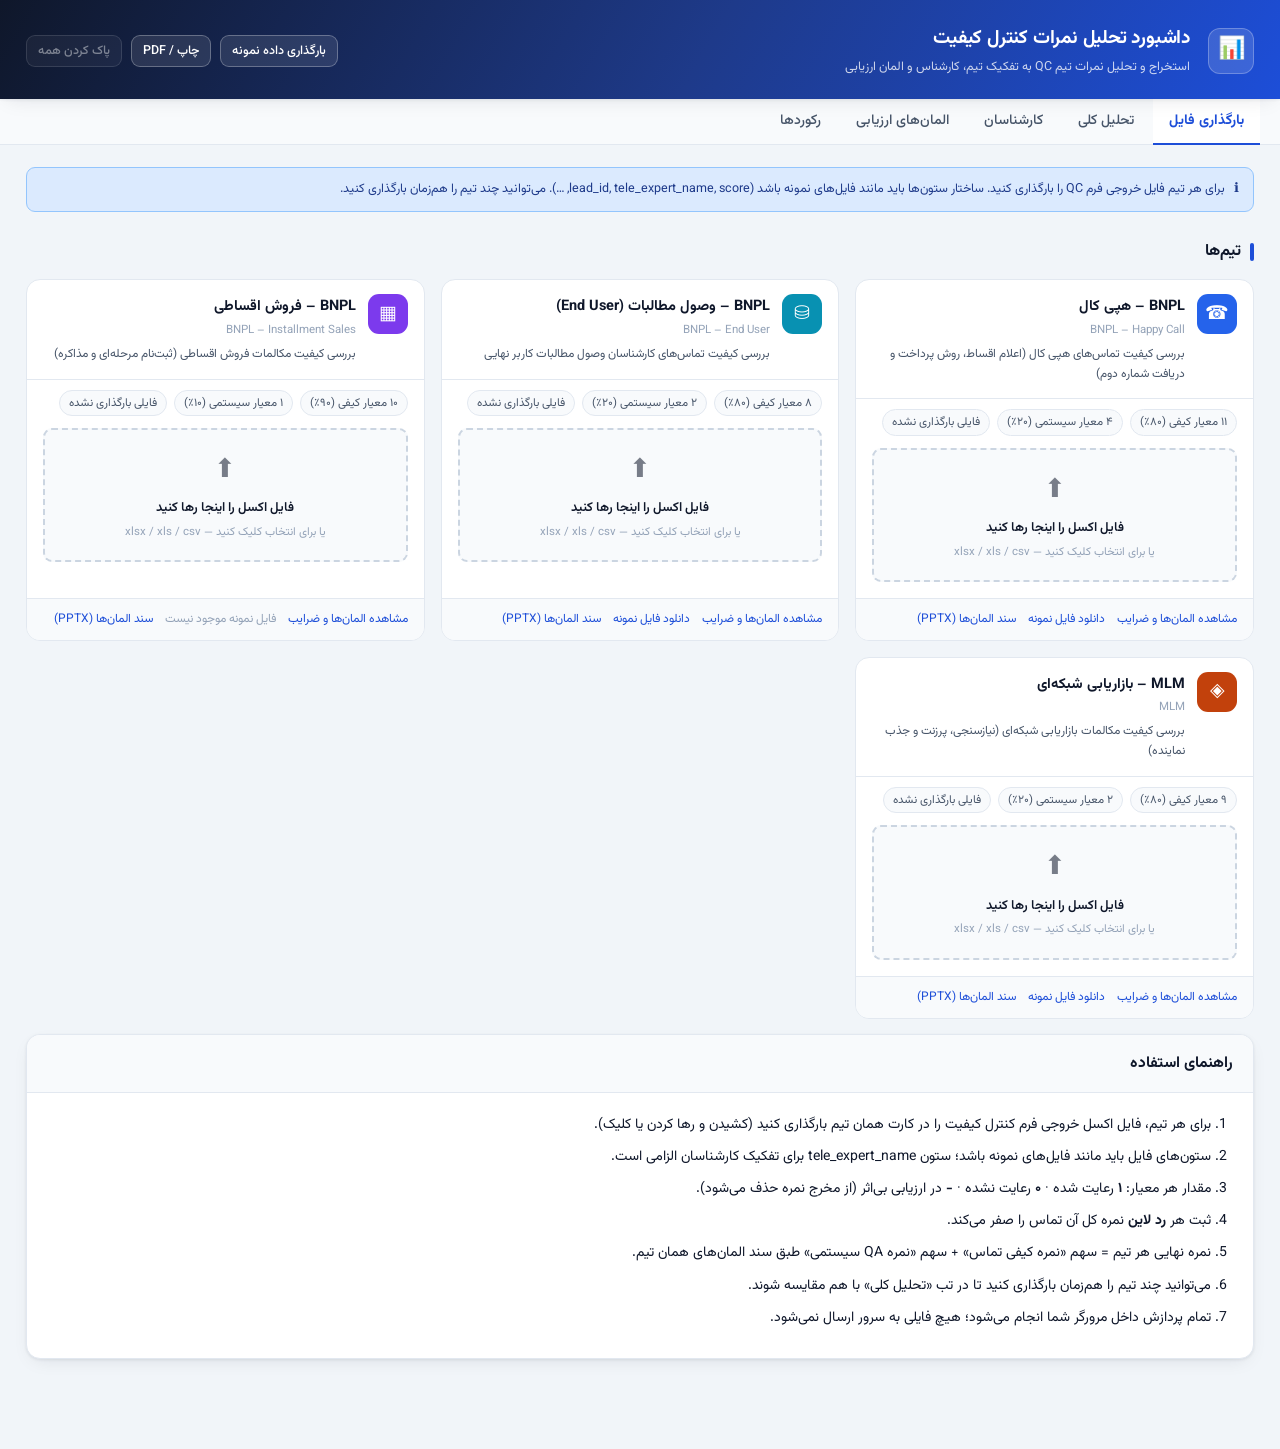
<file: index.html>
<!DOCTYPE html>
<html lang="fa" dir="rtl">
<head>
<meta charset="utf-8">
<meta name="viewport" content="width=device-width, initial-scale=1">
<title>داشبورد تحلیل نمرات کنترل کیفیت</title>
<link rel="stylesheet" href="assets/css/style.css">
<link rel="icon" href="data:image/svg+xml,<svg xmlns='http://www.w3.org/2000/svg' viewBox='0 0 100 100'><text y='.9em' font-size='90'>📊</text></svg>">
</head>
<body>

<header class="app-header">
  <div class="wrap">
    <div class="logo">📊</div>
    <div>
      <h1>داشبورد تحلیل نمرات کنترل کیفیت</h1>
      <p>استخراج و تحلیل نمرات تیم QC به تفکیک تیم، کارشناس و المان ارزیابی <span id="global-count" style="opacity:.75"></span></p>
    </div>
    <div class="header-actions">
      <button class="btn btn-ghost btn-sm" id="btn-samples">بارگذاری داده نمونه</button>
      <button class="btn btn-ghost btn-sm" id="btn-print">چاپ / PDF</button>
      <button class="btn btn-ghost btn-sm" id="btn-reset" disabled>پاک کردن همه</button>
    </div>
  </div>
</header>

<nav class="tabs" role="tablist" style="max-width:1500px;margin:0 auto;">
  <button class="tab active" data-tab="upload"   role="tab">بارگذاری فایل</button>
  <button class="tab"        data-tab="overview" role="tab">تحلیل کلی</button>
  <button class="tab"        data-tab="experts"  role="tab">کارشناسان</button>
  <button class="tab"        data-tab="criteria" role="tab">المان‌های ارزیابی</button>
  <button class="tab"        data-tab="records"  role="tab">رکوردها</button>
</nav>

<main>

  <!-- فیلترها -->
  <div class="card hidden" id="filters-card">
    <div class="card-head"><h2>فیلترها</h2><span class="sub">نتایج همه تب‌ها بر اساس این فیلترها محاسبه می‌شود</span></div>
    <div class="card-body"><div class="filters" id="filters"></div></div>
  </div>

  <!-- تب: بارگذاری -->
  <section class="tab-panel" id="tab-upload" role="tabpanel">
    <div id="upload-summary"></div>
    <div class="section-title">تیم‌ها</div>
    <div class="teams-grid" id="teams-grid"></div>

    <div class="card mt">
      <div class="card-head"><h2>راهنمای استفاده</h2></div>
      <div class="card-body">
        <ol class="tips" style="padding-inline-start:22px">
          <li>برای هر تیم، فایل اکسل خروجی فرم کنترل کیفیت را در کارت همان تیم بارگذاری کنید (کشیدن و رها کردن یا کلیک).</li>
          <li>ستون‌های فایل باید مانند فایل‌های نمونه باشد؛ ستون <span class="mono">tele_expert_name</span> برای تفکیک کارشناسان الزامی است.</li>
          <li>مقدار هر معیار: <b>۱</b> رعایت شده · <b>۰</b> رعایت نشده · <b>−</b> در ارزیابی بی‌اثر (از مخرج نمره حذف می‌شود).</li>
          <li>ثبت هر <b>رد لاین</b> نمره کل آن تماس را صفر می‌کند.</li>
          <li>نمره نهایی هر تیم = سهم «نمره کیفی تماس» + سهم «نمره QA سیستمی» طبق سند المان‌های همان تیم.</li>
          <li>می‌توانید چند تیم را هم‌زمان بارگذاری کنید تا در تب «تحلیل کلی» با هم مقایسه شوند.</li>
          <li>تمام پردازش داخل مرورگر شما انجام می‌شود؛ هیچ فایلی به سرور ارسال نمی‌شود.</li>
        </ol>
      </div>
    </div>
  </section>

  <!-- تب: تحلیل کلی -->
  <section class="tab-panel hidden" id="tab-overview" role="tabpanel"></section>

  <!-- تب: کارشناسان -->
  <section class="tab-panel hidden" id="tab-experts" role="tabpanel"></section>

  <!-- تب: معیارها -->
  <section class="tab-panel hidden" id="tab-criteria" role="tabpanel"></section>

  <!-- تب: رکوردها -->
  <section class="tab-panel hidden" id="tab-records" role="tabpanel"></section>

</main>

<script src="assets/vendor/xlsx.full.min.js"></script>
<script src="assets/vendor/chart.umd.js"></script>
<script src="assets/js/teams.js"></script>
<script src="assets/js/analyzer.js"></script>
<script src="assets/js/app.js"></script>
</body>
</html>
</file>
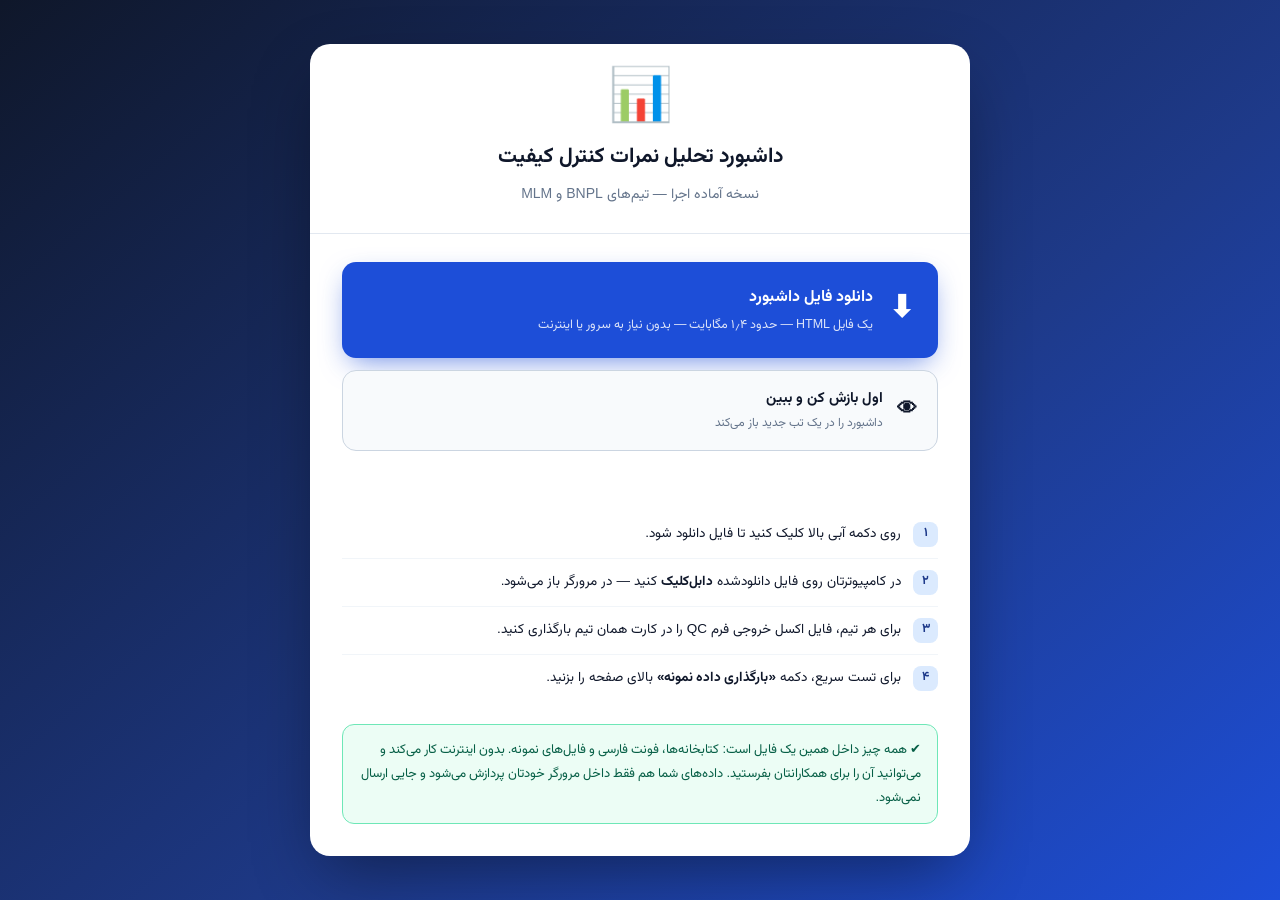
<file: download.html>
<!DOCTYPE html>
<html lang="fa" dir="rtl">
<head>
<meta charset="utf-8">
<meta name="viewport" content="width=device-width, initial-scale=1">
<title>دانلود داشبورد کنترل کیفیت</title>
<style>
  @font-face { font-family: Vazirmatn; font-weight: 400; font-display: swap;
    src: url('assets/fonts/vazirmatn-arabic-400-normal.woff2') format('woff2'); }
  @font-face { font-family: Vazirmatn; font-weight: 700; font-display: swap;
    src: url('assets/fonts/vazirmatn-arabic-700-normal.woff2') format('woff2'); }

  * { box-sizing: border-box; }
  body {
    margin: 0; min-height: 100vh; display: grid; place-items: center; padding: 30px 20px;
    background: linear-gradient(140deg, #0f172a 0%, #1e3a8a 60%, #1d4ed8 100%);
    font-family: Vazirmatn, 'Segoe UI', Tahoma, sans-serif;
    color: #0f172a; line-height: 1.85;
  }
  .card {
    background: #fff; border-radius: 20px; max-width: 660px; width: 100%;
    box-shadow: 0 25px 70px -15px rgba(0,0,0,.45); overflow: hidden;
  }
  .head { padding: 30px 32px 24px; border-bottom: 1px solid #e2e8f0; text-align: center; }
  .head .icon { font-size: 52px; line-height: 1; }
  h1 { margin: 12px 0 6px; font-size: 21px; }
  .head p { margin: 0; color: #64748b; font-size: 14px; }
  .body { padding: 28px 32px 32px; }

  .dl {
    display: flex; align-items: center; gap: 16px; width: 100%;
    background: #1d4ed8; color: #fff; border: 0; border-radius: 14px;
    padding: 20px 24px; font-size: 16px; font-weight: 700; cursor: pointer;
    font-family: inherit; text-decoration: none; transition: .18s;
    box-shadow: 0 10px 28px -8px rgba(29,78,216,.65);
  }
  .dl:hover { background: #1e40af; transform: translateY(-2px); }
  .dl .big { font-size: 30px; }
  .dl .sub { font-weight: 400; font-size: 12.5px; opacity: .85; display: block; margin-top: 1px; }
  .dl .grow { flex: 1; text-align: right; }

  .alt {
    display: flex; align-items: center; gap: 14px; width: 100%; margin-top: 12px;
    background: #f8fafc; color: #0f172a; border: 1px solid #cbd5e1; border-radius: 14px;
    padding: 15px 20px; font-size: 14.5px; font-weight: 600; cursor: pointer;
    font-family: inherit; text-decoration: none; transition: .18s;
  }
  .alt:hover { border-color: #1d4ed8; color: #1d4ed8; background: #eff6ff; }
  .alt .grow { flex: 1; text-align: right; }
  .alt .sub { font-weight: 400; font-size: 12px; color: #64748b; display: block; }

  .steps { margin: 26px 0 0; padding: 0; list-style: none; }
  .steps li {
    display: flex; gap: 12px; padding: 11px 0; border-top: 1px solid #f1f5f9; font-size: 13.5px;
  }
  .steps li:first-child { border-top: 0; }
  .steps .n {
    flex: none; width: 25px; height: 25px; border-radius: 8px; background: #dbeafe; color: #1e3a8a;
    display: grid; place-items: center; font-weight: 700; font-size: 12.5px;
  }
  .note {
    margin-top: 22px; padding: 13px 16px; background: #ecfdf5; border: 1px solid #6ee7b7;
    border-radius: 12px; color: #065f46; font-size: 13px;
  }
  code {
    background: #f1f5f9; padding: 2px 7px; border-radius: 6px;
    font-family: ui-monospace, Menlo, Consolas, monospace; font-size: 12.5px; direction: ltr;
    display: inline-block;
  }
  #status { margin-top: 14px; font-size: 13px; text-align: center; min-height: 20px; color: #059669; font-weight: 600; }
</style>
</head>
<body>
<div class="card">
  <div class="head">
    <div class="icon">📊</div>
    <h1>داشبورد تحلیل نمرات کنترل کیفیت</h1>
    <p>نسخه آماده اجرا — تیم‌های BNPL و MLM</p>
  </div>

  <div class="body">
    <a class="dl" id="btn-main" href="get" download="qc-dashboard.html">
      <span class="big">⬇</span>
      <span class="grow">
        دانلود فایل داشبورد
        <span class="sub">یک فایل HTML — حدود ۱٫۴ مگابایت — بدون نیاز به سرور یا اینترنت</span>
      </span>
    </a>

    <a class="alt" href="qc-dashboard.html" target="_blank">
      <span style="font-size:20px">👁</span>
      <span class="grow">
        اول بازش کن و ببین
        <span class="sub">داشبورد را در یک تب جدید باز می‌کند</span>
      </span>
    </a>

    <div id="status"></div>

    <ol class="steps">
      <li><span class="n">۱</span><span>روی دکمه آبی بالا کلیک کنید تا فایل دانلود شود.</span></li>
      <li><span class="n">۲</span><span>در کامپیوترتان روی فایل دانلودشده <b>دابل‌کلیک</b> کنید — در مرورگر باز می‌شود.</span></li>
      <li><span class="n">۳</span><span>برای هر تیم، فایل اکسل خروجی فرم QC را در کارت همان تیم بارگذاری کنید.</span></li>
      <li><span class="n">۴</span><span>برای تست سریع، دکمه <b>«بارگذاری داده نمونه»</b> بالای صفحه را بزنید.</span></li>
    </ol>

    <div class="note">
      ✔ همه چیز داخل همین یک فایل است: کتابخانه‌ها، فونت فارسی و فایل‌های نمونه.
      بدون اینترنت کار می‌کند و می‌توانید آن را برای همکارانتان بفرستید.
      داده‌های شما هم فقط داخل مرورگر خودتان پردازش می‌شود و جایی ارسال نمی‌شود.
    </div>
  </div>
</div>

<script>
document.getElementById('btn-main').addEventListener('click', function () {
  document.getElementById('status').textContent = '✔ دانلود شروع شد — پوشه Downloads را ببینید.';
});
</script>
</body>
</html>
</file>
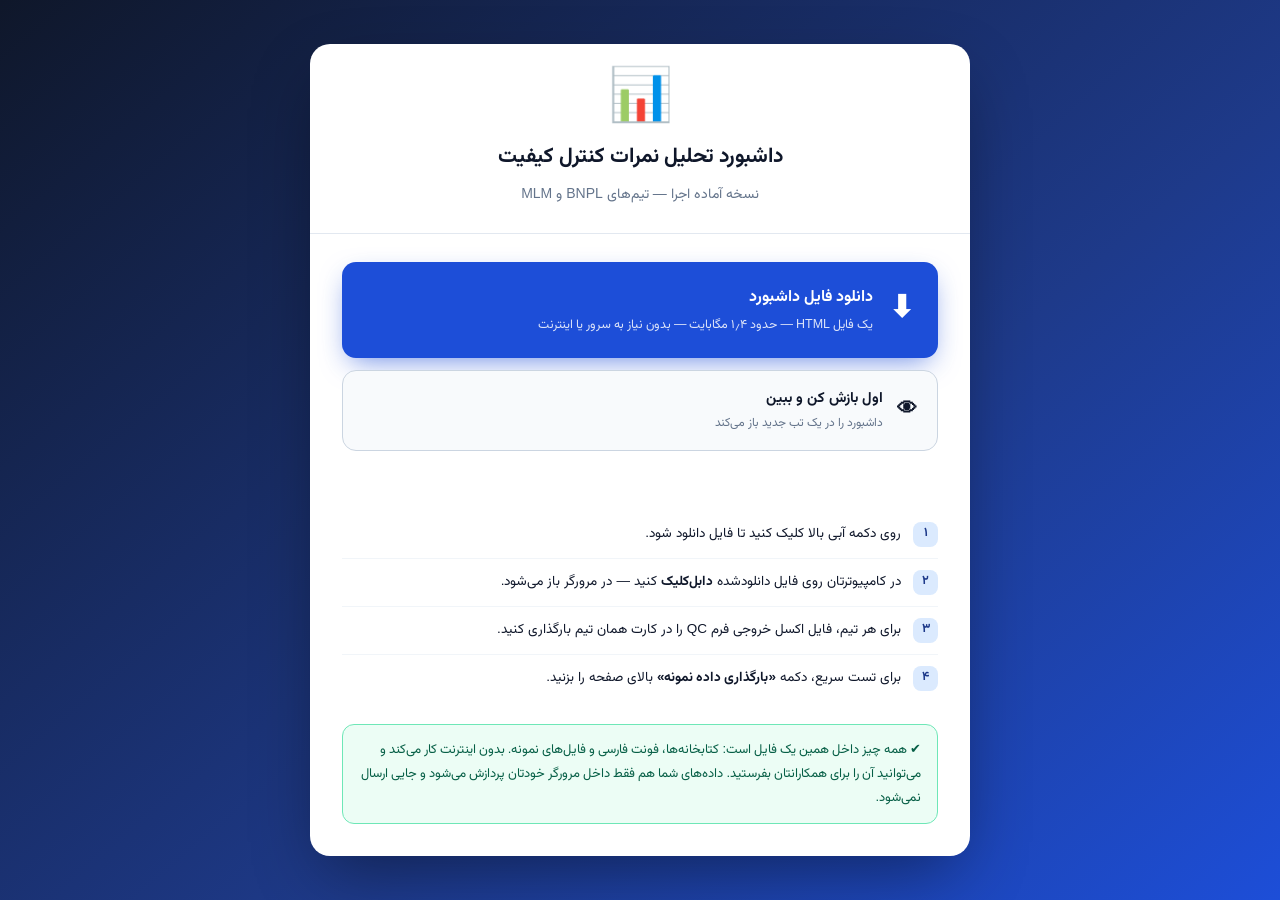
<file: دانلود.html>
<!DOCTYPE html>
<html lang="fa" dir="rtl">
<head>
<meta charset="utf-8">
<meta name="viewport" content="width=device-width, initial-scale=1">
<title>دانلود داشبورد کنترل کیفیت</title>
<style>
  @font-face { font-family: Vazirmatn; font-weight: 400; font-display: swap;
    src: url('assets/fonts/vazirmatn-arabic-400-normal.woff2') format('woff2'); }
  @font-face { font-family: Vazirmatn; font-weight: 700; font-display: swap;
    src: url('assets/fonts/vazirmatn-arabic-700-normal.woff2') format('woff2'); }

  * { box-sizing: border-box; }
  body {
    margin: 0; min-height: 100vh; display: grid; place-items: center; padding: 30px 20px;
    background: linear-gradient(140deg, #0f172a 0%, #1e3a8a 60%, #1d4ed8 100%);
    font-family: Vazirmatn, 'Segoe UI', Tahoma, sans-serif;
    color: #0f172a; line-height: 1.85;
  }
  .card {
    background: #fff; border-radius: 20px; max-width: 660px; width: 100%;
    box-shadow: 0 25px 70px -15px rgba(0,0,0,.45); overflow: hidden;
  }
  .head { padding: 30px 32px 24px; border-bottom: 1px solid #e2e8f0; text-align: center; }
  .head .icon { font-size: 52px; line-height: 1; }
  h1 { margin: 12px 0 6px; font-size: 21px; }
  .head p { margin: 0; color: #64748b; font-size: 14px; }
  .body { padding: 28px 32px 32px; }

  .dl {
    display: flex; align-items: center; gap: 16px; width: 100%;
    background: #1d4ed8; color: #fff; border: 0; border-radius: 14px;
    padding: 20px 24px; font-size: 16px; font-weight: 700; cursor: pointer;
    font-family: inherit; text-decoration: none; transition: .18s;
    box-shadow: 0 10px 28px -8px rgba(29,78,216,.65);
  }
  .dl:hover { background: #1e40af; transform: translateY(-2px); }
  .dl .big { font-size: 30px; }
  .dl .sub { font-weight: 400; font-size: 12.5px; opacity: .85; display: block; margin-top: 1px; }
  .dl .grow { flex: 1; text-align: right; }

  .alt {
    display: flex; align-items: center; gap: 14px; width: 100%; margin-top: 12px;
    background: #f8fafc; color: #0f172a; border: 1px solid #cbd5e1; border-radius: 14px;
    padding: 15px 20px; font-size: 14.5px; font-weight: 600; cursor: pointer;
    font-family: inherit; text-decoration: none; transition: .18s;
  }
  .alt:hover { border-color: #1d4ed8; color: #1d4ed8; background: #eff6ff; }
  .alt .grow { flex: 1; text-align: right; }
  .alt .sub { font-weight: 400; font-size: 12px; color: #64748b; display: block; }

  .steps { margin: 26px 0 0; padding: 0; list-style: none; }
  .steps li {
    display: flex; gap: 12px; padding: 11px 0; border-top: 1px solid #f1f5f9; font-size: 13.5px;
  }
  .steps li:first-child { border-top: 0; }
  .steps .n {
    flex: none; width: 25px; height: 25px; border-radius: 8px; background: #dbeafe; color: #1e3a8a;
    display: grid; place-items: center; font-weight: 700; font-size: 12.5px;
  }
  .note {
    margin-top: 22px; padding: 13px 16px; background: #ecfdf5; border: 1px solid #6ee7b7;
    border-radius: 12px; color: #065f46; font-size: 13px;
  }
  code {
    background: #f1f5f9; padding: 2px 7px; border-radius: 6px;
    font-family: ui-monospace, Menlo, Consolas, monospace; font-size: 12.5px; direction: ltr;
    display: inline-block;
  }
  #status { margin-top: 14px; font-size: 13px; text-align: center; min-height: 20px; color: #059669; font-weight: 600; }
</style>
</head>
<body>
<div class="card">
  <div class="head">
    <div class="icon">📊</div>
    <h1>داشبورد تحلیل نمرات کنترل کیفیت</h1>
    <p>نسخه آماده اجرا — تیم‌های BNPL و MLM</p>
  </div>

  <div class="body">
    <a class="dl" id="btn-main" href="داشبورد-کنترل-کیفیت.html" download="داشبورد-کنترل-کیفیت.html">
      <span class="big">⬇</span>
      <span class="grow">
        دانلود فایل داشبورد
        <span class="sub">یک فایل HTML — حدود ۱٫۴ مگابایت — بدون نیاز به سرور یا اینترنت</span>
      </span>
    </a>

    <a class="alt" href="داشبورد-کنترل-کیفیت.html" target="_blank">
      <span style="font-size:20px">👁</span>
      <span class="grow">
        اول بازش کن و ببین
        <span class="sub">داشبورد را در یک تب جدید باز می‌کند</span>
      </span>
    </a>

    <div id="status"></div>

    <ol class="steps">
      <li><span class="n">۱</span><span>روی دکمه آبی بالا کلیک کنید تا فایل دانلود شود.</span></li>
      <li><span class="n">۲</span><span>در کامپیوترتان روی فایل دانلودشده <b>دابل‌کلیک</b> کنید — در مرورگر باز می‌شود.</span></li>
      <li><span class="n">۳</span><span>برای هر تیم، فایل اکسل خروجی فرم QC را در کارت همان تیم بارگذاری کنید.</span></li>
      <li><span class="n">۴</span><span>برای تست سریع، دکمه <b>«بارگذاری داده نمونه»</b> بالای صفحه را بزنید.</span></li>
    </ol>

    <div class="note">
      ✔ همه چیز داخل همین یک فایل است: کتابخانه‌ها، فونت فارسی و فایل‌های نمونه.
      بدون اینترنت کار می‌کند و می‌توانید آن را برای همکارانتان بفرستید.
      داده‌های شما هم فقط داخل مرورگر خودتان پردازش می‌شود و جایی ارسال نمی‌شود.
    </div>
  </div>
</div>

<script>
document.getElementById('btn-main').addEventListener('click', function () {
  document.getElementById('status').textContent = '✔ دانلود شروع شد — پوشه Downloads را ببینید.';
});
</script>
</body>
</html>
</file>
<file: assets/css/style.css>
/* ===================== فونت ===================== */
@font-face { font-family: Vazirmatn; font-style: normal; font-weight: 400; font-display: swap;
  src: url('../fonts/vazirmatn-arabic-400-normal.woff2') format('woff2');
  unicode-range: U+0600-06FF, U+0750-077F, U+0870-088E, U+FB50-FDFF, U+FE70-FEFF; }
@font-face { font-family: Vazirmatn; font-style: normal; font-weight: 500; font-display: swap;
  src: url('../fonts/vazirmatn-arabic-500-normal.woff2') format('woff2');
  unicode-range: U+0600-06FF, U+0750-077F, U+0870-088E, U+FB50-FDFF, U+FE70-FEFF; }
@font-face { font-family: Vazirmatn; font-style: normal; font-weight: 600; font-display: swap;
  src: url('../fonts/vazirmatn-arabic-600-normal.woff2') format('woff2');
  unicode-range: U+0600-06FF, U+0750-077F, U+0870-088E, U+FB50-FDFF, U+FE70-FEFF; }
@font-face { font-family: Vazirmatn; font-style: normal; font-weight: 700; font-display: swap;
  src: url('../fonts/vazirmatn-arabic-700-normal.woff2') format('woff2');
  unicode-range: U+0600-06FF, U+0750-077F, U+0870-088E, U+FB50-FDFF, U+FE70-FEFF; }

@font-face { font-family: Vazirmatn; font-style: normal; font-weight: 400; font-display: swap;
  src: url('../fonts/vazirmatn-latin-400-normal.woff2') format('woff2');
  unicode-range: U+0000-00FF, U+0131, U+0152-0153, U+02BB-02BC, U+2000-206F, U+2074, U+20AC, U+2122, U+2212; }
@font-face { font-family: Vazirmatn; font-style: normal; font-weight: 500; font-display: swap;
  src: url('../fonts/vazirmatn-latin-500-normal.woff2') format('woff2');
  unicode-range: U+0000-00FF, U+0131, U+0152-0153, U+02BB-02BC, U+2000-206F, U+2074, U+20AC, U+2122, U+2212; }
@font-face { font-family: Vazirmatn; font-style: normal; font-weight: 600; font-display: swap;
  src: url('../fonts/vazirmatn-latin-600-normal.woff2') format('woff2');
  unicode-range: U+0000-00FF, U+0131, U+0152-0153, U+02BB-02BC, U+2000-206F, U+2074, U+20AC, U+2122, U+2212; }
@font-face { font-family: Vazirmatn; font-style: normal; font-weight: 700; font-display: swap;
  src: url('../fonts/vazirmatn-latin-700-normal.woff2') format('woff2');
  unicode-range: U+0000-00FF, U+0131, U+0152-0153, U+02BB-02BC, U+2000-206F, U+2074, U+20AC, U+2122, U+2212; }

/* ===================== پایه ===================== */
:root {
  --bg: #f1f5f9;
  --panel: #ffffff;
  --panel-2: #f8fafc;
  --border: #e2e8f0;
  --border-strong: #cbd5e1;
  --text: #0f172a;
  --text-2: #475569;
  --text-3: #94a3b8;
  --brand: #1d4ed8;
  --brand-soft: #dbeafe;
  --ok: #059669;
  --ok-soft: #d1fae5;
  --warn: #d97706;
  --warn-soft: #fef3c7;
  --bad: #dc2626;
  --bad-soft: #fee2e2;
  --radius: 14px;
  --radius-sm: 9px;
  --shadow: 0 1px 3px rgba(15, 23, 42, .07), 0 6px 20px -8px rgba(15, 23, 42, .13);
  --shadow-lg: 0 10px 40px -12px rgba(15, 23, 42, .25);
}

* { box-sizing: border-box; }

html, body {
  margin: 0;
  padding: 0;
  background: var(--bg);
  color: var(--text);
  font-family: Vazirmatn, 'Segoe UI', Tahoma, 'Iranian Sans', sans-serif;
  font-size: 14px;
  line-height: 1.75;
}

body { direction: rtl; }

button, input, select, textarea { font-family: inherit; font-size: inherit; }

a { color: var(--brand); text-decoration: none; }
a:hover { text-decoration: underline; }

.hidden { display: none !important; }

/* اعداد لاتین در جدول‌ها خواناتر است */
.num { font-variant-numeric: tabular-nums; direction: ltr; display: inline-block; }

/* ===================== هدر ===================== */
.app-header {
  background: linear-gradient(120deg, #0f172a 0%, #1e3a8a 55%, #1d4ed8 100%);
  color: #fff;
  padding: 22px 26px 20px;
  box-shadow: var(--shadow);
  position: sticky;
  top: 0;
  z-index: 50;
}
.app-header .wrap {
  max-width: 1500px; margin: 0 auto;
  display: flex; align-items: center; gap: 18px; flex-wrap: wrap;
}
.logo {
  width: 46px; height: 46px; border-radius: 12px;
  background: rgba(255,255,255,.14); border: 1px solid rgba(255,255,255,.25);
  display: grid; place-items: center; font-size: 22px; flex: none;
}
.app-header h1 { margin: 0; font-size: 19px; font-weight: 700; letter-spacing: -.2px; }
.app-header p  { margin: 2px 0 0; font-size: 12.5px; opacity: .78; }
.header-actions { margin-inline-start: auto; display: flex; gap: 9px; flex-wrap: wrap; }

/* ===================== دکمه‌ها ===================== */
.btn {
  border: 1px solid var(--border-strong);
  background: #fff; color: var(--text);
  border-radius: var(--radius-sm);
  padding: 8px 15px; cursor: pointer;
  display: inline-flex; align-items: center; gap: 7px;
  transition: .16s; font-weight: 500; white-space: nowrap;
}
.btn:hover:not(:disabled) { background: var(--panel-2); border-color: var(--brand); color: var(--brand); }
.btn:disabled { opacity: .45; cursor: not-allowed; }
.btn-primary { background: var(--brand); border-color: var(--brand); color: #fff; }
.btn-primary:hover:not(:disabled) { background: #1e40af; border-color: #1e40af; color: #fff; }
.btn-ghost { background: rgba(255,255,255,.1); border-color: rgba(255,255,255,.28); color: #fff; }
.btn-ghost:hover:not(:disabled) { background: rgba(255,255,255,.2); border-color: #fff; color: #fff; }
.btn-sm { padding: 5px 11px; font-size: 12.5px; }
.btn-danger { color: var(--bad); border-color: #fca5a5; }
.btn-danger:hover:not(:disabled) { background: var(--bad-soft); border-color: var(--bad); color: var(--bad); }

/* ===================== چیدمان ===================== */
main { max-width: 1500px; margin: 0 auto; padding: 22px 26px 70px; }

.card {
  background: var(--panel);
  border: 1px solid var(--border);
  border-radius: var(--radius);
  box-shadow: var(--shadow);
  margin-bottom: 20px;
  overflow: hidden;
}
.card-head {
  padding: 15px 20px;
  border-bottom: 1px solid var(--border);
  background: var(--panel-2);
  display: flex; align-items: center; gap: 11px; flex-wrap: wrap;
}
.card-head h2 { margin: 0; font-size: 15.5px; font-weight: 700; }
.card-head .sub { color: var(--text-3); font-size: 12.5px; font-weight: 400; }
.card-head .spacer { margin-inline-start: auto; }
.card-body { padding: 20px; }

.section-title {
  font-size: 16px; font-weight: 700; margin: 26px 0 13px;
  display: flex; align-items: center; gap: 9px;
}
.section-title::before {
  content: ''; width: 4px; height: 18px; border-radius: 3px; background: var(--brand);
}

/* ===================== کارت تیم‌ها / آپلود ===================== */
.teams-grid {
  display: grid;
  grid-template-columns: repeat(auto-fill, minmax(320px, 1fr));
  gap: 16px;
}

.team-card {
  border: 1px solid var(--border);
  border-radius: var(--radius);
  background: var(--panel);
  overflow: hidden;
  transition: .18s;
  display: flex; flex-direction: column;
}
.team-card:hover { box-shadow: var(--shadow-lg); transform: translateY(-2px); }
.team-card.loaded { border-color: var(--ok); }

.team-card-head {
  padding: 14px 16px;
  display: flex; align-items: flex-start; gap: 12px;
  border-bottom: 1px solid var(--border);
}
.team-badge {
  width: 40px; height: 40px; border-radius: 11px; flex: none;
  display: grid; place-items: center; font-size: 19px; color: #fff;
}
.team-card-head .t-name { font-weight: 700; font-size: 14.5px; }
.team-card-head .t-en   { font-size: 11.5px; color: var(--text-3); direction: ltr; text-align: right; }
.team-card-head .t-desc { font-size: 12px; color: var(--text-2); margin-top: 5px; line-height: 1.65; }

.team-meta {
  display: flex; gap: 7px; flex-wrap: wrap; padding: 10px 16px 0;
}
.chip {
  font-size: 11.5px; padding: 2px 9px; border-radius: 20px;
  background: var(--panel-2); border: 1px solid var(--border); color: var(--text-2);
}
.chip.ok   { background: var(--ok-soft);   border-color: #6ee7b7; color: #065f46; }
.chip.warn { background: var(--warn-soft); border-color: #fcd34d; color: #92400e; }
.chip.bad  { background: var(--bad-soft);  border-color: #fca5a5; color: #991b1b; }

/* منطقه drop */
.drop {
  margin: 12px 16px 16px;
  border: 2px dashed var(--border-strong);
  border-radius: var(--radius-sm);
  padding: 18px 14px;
  text-align: center;
  cursor: pointer;
  transition: .16s;
  background: var(--panel-2);
}
.drop:hover, .drop.dragover {
  border-color: var(--brand); background: var(--brand-soft);
}
.drop .icon { font-size: 26px; opacity: .55; }
.drop .t1 { font-weight: 600; font-size: 13px; margin-top: 4px; }
.drop .t2 { font-size: 11.5px; color: var(--text-3); margin-top: 2px; }
.team-card.loaded .drop { border-style: solid; border-color: #6ee7b7; background: var(--ok-soft); }

.file-info {
  margin: 0 16px 14px; padding: 10px 12px;
  background: var(--panel-2); border: 1px solid var(--border);
  border-radius: var(--radius-sm); font-size: 12.5px;
  display: flex; align-items: center; gap: 9px;
}
.file-info .fname { font-weight: 600; overflow: hidden; text-overflow: ellipsis; white-space: nowrap; }
.file-info .spacer { margin-inline-start: auto; }

.team-links {
  margin-top: auto; padding: 10px 16px; border-top: 1px solid var(--border);
  display: flex; gap: 12px; font-size: 12px; flex-wrap: wrap;
  background: var(--panel-2);
}

/* ===================== KPI ===================== */
.kpi-grid {
  display: grid; grid-template-columns: repeat(auto-fit, minmax(155px, 1fr)); gap: 13px;
}
.kpi {
  background: var(--panel); border: 1px solid var(--border);
  border-radius: var(--radius-sm); padding: 14px 15px;
}
.kpi .label { font-size: 12px; color: var(--text-3); }
.kpi .value { font-size: 25px; font-weight: 700; margin-top: 3px; line-height: 1.25; }
.kpi .hint  { font-size: 11.5px; color: var(--text-3); margin-top: 1px; }
.kpi.ok   .value { color: var(--ok); }
.kpi.warn .value { color: var(--warn); }
.kpi.bad  .value { color: var(--bad); }

/* ===================== جدول ===================== */
.table-wrap { overflow-x: auto; }
table { width: 100%; border-collapse: collapse; font-size: 13px; }
thead th {
  background: var(--panel-2); text-align: right; font-weight: 600;
  padding: 10px 11px; border-bottom: 2px solid var(--border);
  color: var(--text-2); white-space: nowrap; position: sticky; top: 0; z-index: 2;
}
thead th.sortable { cursor: pointer; user-select: none; }
thead th.sortable:hover { color: var(--brand); }
thead th .arrow { opacity: .4; font-size: 10px; }
thead th.sorted .arrow { opacity: 1; color: var(--brand); }
tbody td { padding: 9px 11px; border-bottom: 1px solid var(--border); vertical-align: middle; }
tbody tr:hover { background: var(--panel-2); }
tbody tr.clickable { cursor: pointer; }
td.wrap-cell { white-space: normal; min-width: 220px; line-height: 1.7; }

.rank {
  display: inline-grid; place-items: center; width: 24px; height: 24px;
  border-radius: 7px; background: var(--panel-2); border: 1px solid var(--border);
  font-size: 12px; font-weight: 700;
}
.rank.r1 { background: #fef3c7; border-color: #fbbf24; color: #92400e; }
.rank.r2 { background: #e2e8f0; border-color: #94a3b8; color: #334155; }
.rank.r3 { background: #fed7aa; border-color: #fb923c; color: #9a3412; }

/* نوار درصد */
.bar { background: var(--border); border-radius: 6px; height: 8px; overflow: hidden; min-width: 70px; }
.bar > i { display: block; height: 100%; border-radius: 6px; transition: width .3s; }
.bar-row { display: flex; align-items: center; gap: 9px; }
.bar-row .pct { min-width: 46px; font-variant-numeric: tabular-nums; direction: ltr; text-align: left; }

/* برچسب عملکرد */
.tag {
  display: inline-block; padding: 2px 10px; border-radius: 20px;
  font-size: 11.5px; font-weight: 600; white-space: nowrap;
}
.tag.excellent { background: var(--ok-soft);  color: #065f46; }
.tag.good      { background: #dcfce7;         color: #166534; }
.tag.fair      { background: var(--warn-soft);color: #92400e; }
.tag.weak      { background: #ffedd5;         color: #9a3412; }
.tag.critical  { background: var(--bad-soft); color: #991b1b; }
.tag.na        { background: var(--panel-2);  color: var(--text-3); }

.mark { font-weight: 700; font-size: 13px; }
.mark.m1 { color: var(--ok); }
.mark.m0 { color: var(--bad); }
.mark.mna { color: var(--text-3); }

/* ===================== تب‌ها ===================== */
.tabs { display: flex; gap: 3px; border-bottom: 1px solid var(--border); flex-wrap: wrap; padding: 0 20px; background: var(--panel-2); }
.tab {
  padding: 11px 16px; cursor: pointer; border: 0; background: transparent;
  border-bottom: 2px solid transparent; color: var(--text-2); font-weight: 500;
  margin-bottom: -1px; transition: .15s;
}
.tab:hover { color: var(--brand); }
.tab.active { color: var(--brand); border-bottom-color: var(--brand); font-weight: 700; background: var(--panel); }

/* ===================== فیلترها ===================== */
.filters { display: flex; gap: 11px; flex-wrap: wrap; align-items: flex-end; }
.field { display: flex; flex-direction: column; gap: 4px; }
.field label { font-size: 12px; color: var(--text-2); font-weight: 500; }
.field select, .field input {
  border: 1px solid var(--border-strong); border-radius: var(--radius-sm);
  padding: 7px 11px; background: #fff; min-width: 155px; color: var(--text);
}
.field select:focus, .field input:focus { outline: 2px solid var(--brand-soft); border-color: var(--brand); }

/* ===================== نمودار ===================== */
.charts-grid { display: grid; grid-template-columns: repeat(auto-fit, minmax(380px, 1fr)); gap: 18px; }
.chart-box { position: relative; height: 300px; }
.chart-box.tall { height: 420px; }

/* ===================== هشدار ===================== */
.alert {
  border-radius: var(--radius-sm); padding: 11px 14px; margin-bottom: 11px;
  font-size: 12.5px; display: flex; gap: 9px; align-items: flex-start; line-height: 1.7;
}
.alert.info { background: var(--brand-soft); border: 1px solid #93c5fd; color: #1e3a8a; }
.alert.warn { background: var(--warn-soft); border: 1px solid #fcd34d; color: #92400e; }
.alert.bad  { background: var(--bad-soft);  border: 1px solid #fca5a5; color: #991b1b; }
.alert.ok   { background: var(--ok-soft);   border: 1px solid #6ee7b7; color: #065f46; }

/* ===================== حالت خالی ===================== */
.empty { text-align: center; padding: 55px 20px; color: var(--text-3); }
.empty .icon { font-size: 46px; opacity: .35; }
.empty .t1 { font-size: 15px; font-weight: 600; margin-top: 10px; color: var(--text-2); }
.empty .t2 { font-size: 13px; margin-top: 5px; }

/* ===================== مودال ===================== */
.modal-backdrop {
  position: fixed; inset: 0; background: rgba(15,23,42,.55);
  display: grid; place-items: center; z-index: 200; padding: 22px;
  backdrop-filter: blur(2px);
}
.modal {
  background: var(--panel); border-radius: var(--radius);
  max-width: 950px; width: 100%; max-height: 88vh; overflow: auto;
  box-shadow: var(--shadow-lg);
}
.modal-head {
  padding: 15px 20px; border-bottom: 1px solid var(--border);
  display: flex; align-items: center; gap: 11px;
  position: sticky; top: 0; background: var(--panel-2); z-index: 3;
}
.modal-head h3 { margin: 0; font-size: 15.5px; }
.modal-body { padding: 20px; }

/* ===================== متفرقه ===================== */
.muted { color: var(--text-3); }
.small { font-size: 12px; }
.mono  { font-variant-numeric: tabular-nums; direction: ltr; }
.nowrap { white-space: nowrap; }
.flex { display: flex; align-items: center; gap: 9px; flex-wrap: wrap; }
.grow { flex: 1; }
.mt   { margin-top: 15px; }
.mb   { margin-bottom: 15px; }

.crit-list { display: grid; gap: 9px; }
.crit-row {
  display: grid; grid-template-columns: 1fr auto; gap: 11px;
  padding: 10px 12px; border: 1px solid var(--border); border-radius: var(--radius-sm);
  background: var(--panel-2);
}
.crit-row .cl { font-weight: 600; font-size: 13px; }
.crit-row .cd { font-size: 11.5px; color: var(--text-3); line-height: 1.6; margin-top: 2px; }

.tips { margin: 0; padding-inline-start: 20px; }
.tips li { margin-bottom: 7px; line-height: 1.8; }

@media (max-width: 760px) {
  main { padding: 15px 13px 50px; }
  .app-header { padding: 15px; }
  .card-body { padding: 15px; }
  .charts-grid { grid-template-columns: 1fr; }
  .teams-grid { grid-template-columns: 1fr; }
}

@media print {
  .app-header, .tabs, .btn, .drop, .filters { display: none !important; }
  .card { break-inside: avoid; box-shadow: none; }
}
</file>
